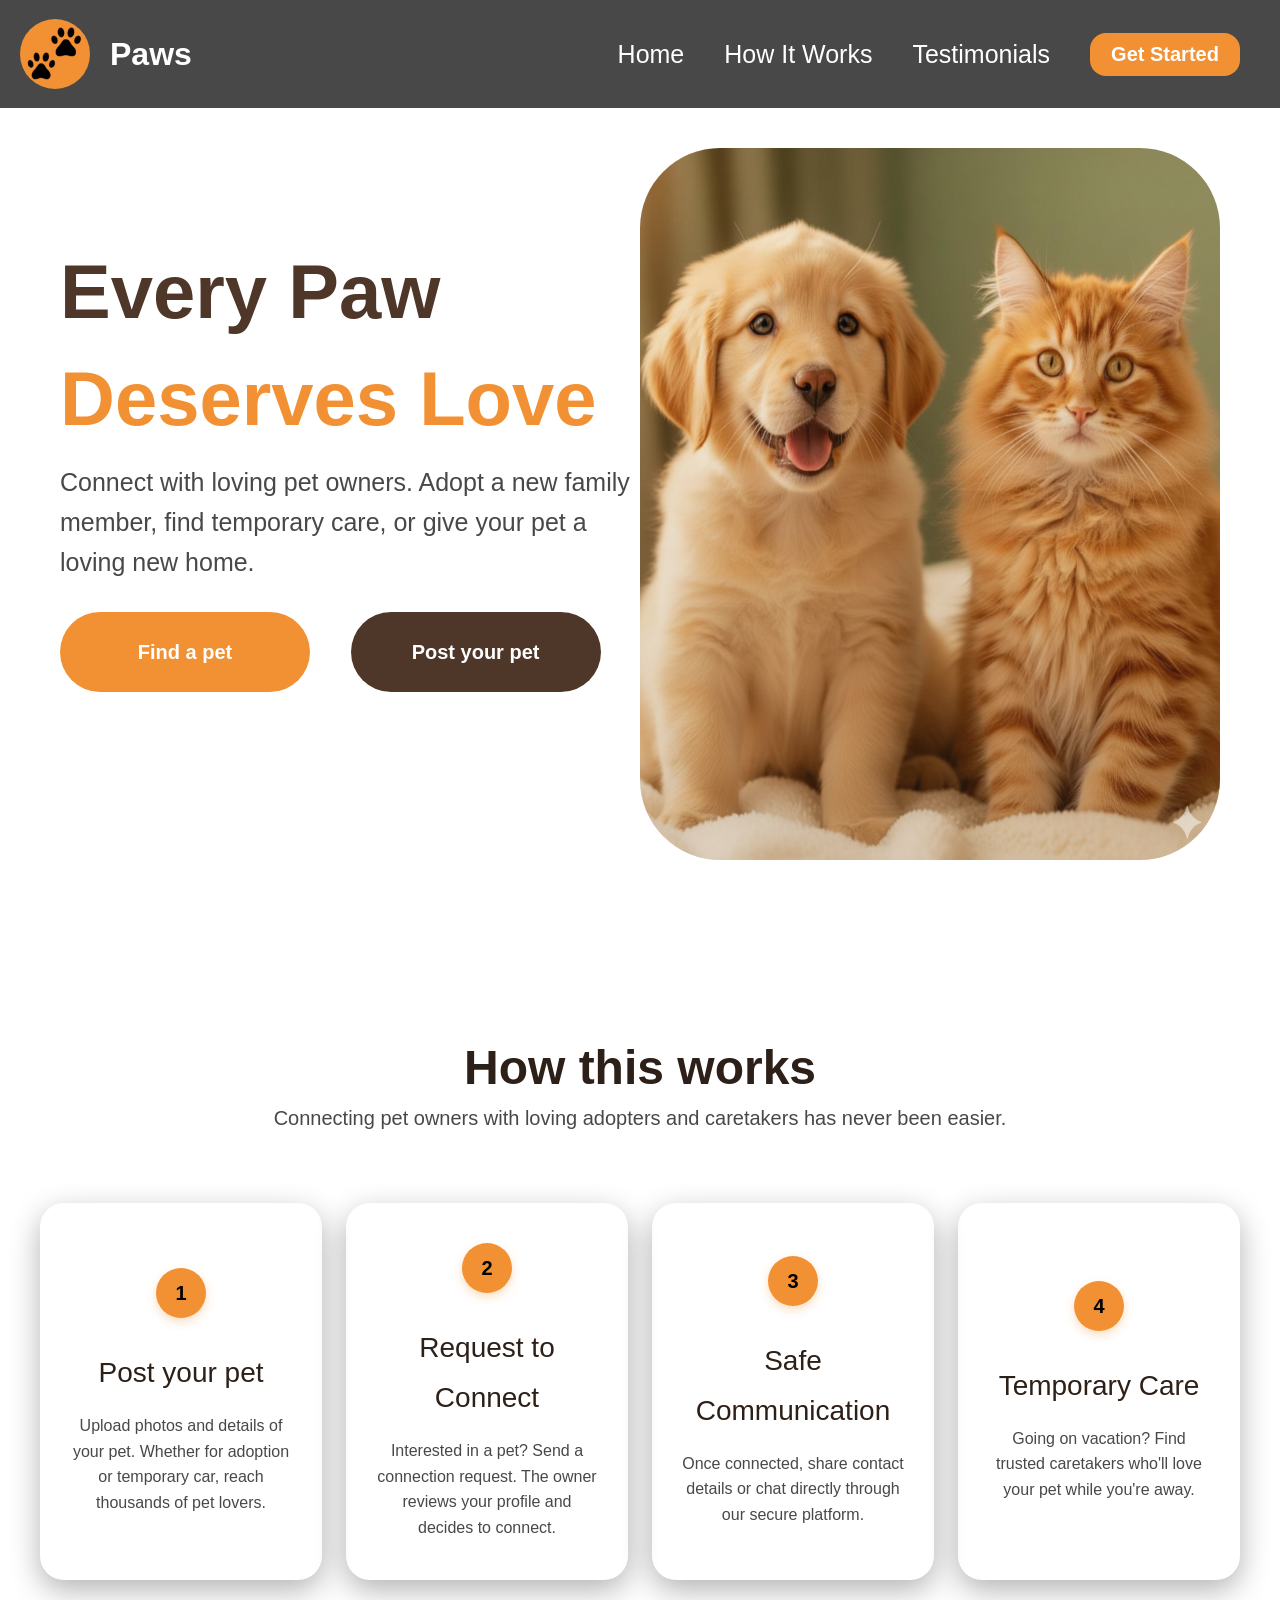
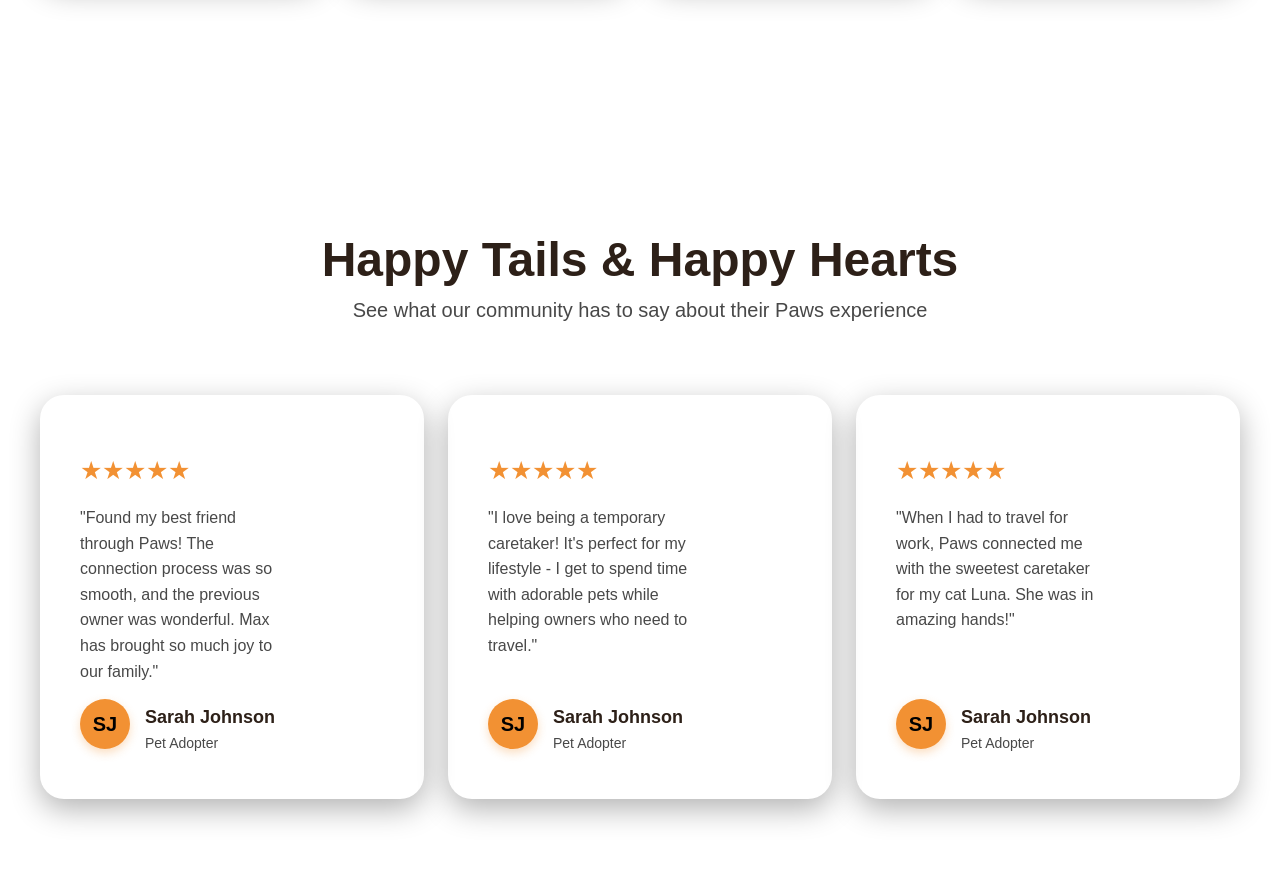
<file: index.html>
<!DOCTYPE html>
<html lang="en">
<head>
    <meta charset="UTF-8">
    <meta name="viewport" content="width=device-width, initial-scale=1.0">
    <title>Paws Home</title>
    <link rel="stylesheet" href="styles/index.css">
</head>
<body>
  <div class="navbar">
    <div class="left-navbar">
      <img src="./images/logo.jpg" id="logo">
      <h1>Paws</h1>
    </div>
    <div class="right-navbar">
      <button id="home">Home</button>
      <button id="how-it-works">How It Works</button>
      <button id="testimonials">Testimonials</button>
      <button id="login-btn">Get Started</button>
    </div>
  </div>

  <div class="zeroeth-scroll">
    <div class="zeroeth-scroll-container">
      <div class="left-half">

        <h1 style="color:#4E3629">Every Paw</h1>
        <h1 style="color:#F29133">Deserves Love</h1>

        <h3>Connect with loving pet owners. Adopt a new family member, find temporary care, or give your pet a loving new home.</h3>

        <div class="left-half-btns">
          <button id="find-a-pet">Find a pet</button>
          <button id="post-your-pet">Post your pet</button>
        </div>
      </div>
      <div class="right-half">

        <img src="./images/home.png">

      </div>
    </div>
  </div>

  <div class="about">
    <div class="about-container">
      <div class="about-container-headings">
        <h1>How this works</h1>
        <h3>Connecting pet owners with loving adopters and caretakers has never been easier.</h3>
      </div>
      <div class="about-container-cards">

        <div class="card card1">
          <div class="circular-icon">1</div>
          <h2>Post your pet</h2>
          <p>Upload photos and details of your pet. Whether for adoption or temporary car, reach thousands of pet lovers.</p>
        </div>

        <div class="card card2">
          <div class="circular-icon">2</div>
          <h2>Request to Connect</h2>
          <p>Interested in a pet? Send a connection request. The owner reviews your profile and decides to connect.</p>
        </div>

        <div class="card card3">
          <div class="circular-icon">3</div>
          <h2>Safe Communication</h2>
          <p>Once connected, share contact details or chat directly through our secure platform.</p>
        </div>

        <div class="card card4">
          <div class="circular-icon">4</div>
          <h2>Temporary Care</h2>
          <p>Going on vacation? Find trusted caretakers who'll love your pet while you're away.</p>
        </div>

      </div>
    </div>
  </div>

  <div class="testimonials">

    <div class="testimonials-container">

      <div class="testimonials-container-headings">
        <h1>Happy Tails & Happy Hearts</h1>
        <h3>See what our community has to say about their Paws experience</h3>
      </div>

      <div class="testimonials-container-cards">
        <div class="testimonialCard card1">
          <div class="stars">★★★★★</div>
          <p>"Found my best friend through Paws! The connection process was so smooth, and the previous owner was wonderful. Max has brought so much joy to our family."</p>
          <div class="profile-section">
            <div class="circular-icon profile-sj">SJ</div>
            <div class="profile-info">
              <h4>Sarah Johnson</h4>
              <span>Pet Adopter</span>
            </div>
          </div>
        </div>

        <div class="testimonialCard card2">
          <div class="stars">★★★★★</div>
          <p>"I love being a temporary caretaker! It's perfect for my lifestyle - I get to spend time with adorable pets while helping owners who need to travel."</p>
          <div class="profile-section">
            <div class="circular-icon profile-sj">SJ</div>
            <div class="profile-info">
              <h4>Sarah Johnson</h4>
              <span>Pet Adopter</span>
            </div>
          </div>
        </div>

        <div class="testimonialCard card3">
          <div class="stars">★★★★★</div>
          <p>"When I had to travel for work, Paws connected me with the sweetest caretaker for my cat Luna. She was in amazing hands!"</p>
          <div class="profile-section">
            <div class="circular-icon profile-sj">SJ</div>
            <div class="profile-info">
              <h4>Sarah Johnson</h4>
              <span>Pet Adopter</span>
            </div>
          </div>
        </div>

      </div>

    </div>

  </div>
  <script src="scripts/index.js"></script>
</body>
</html>
</file>
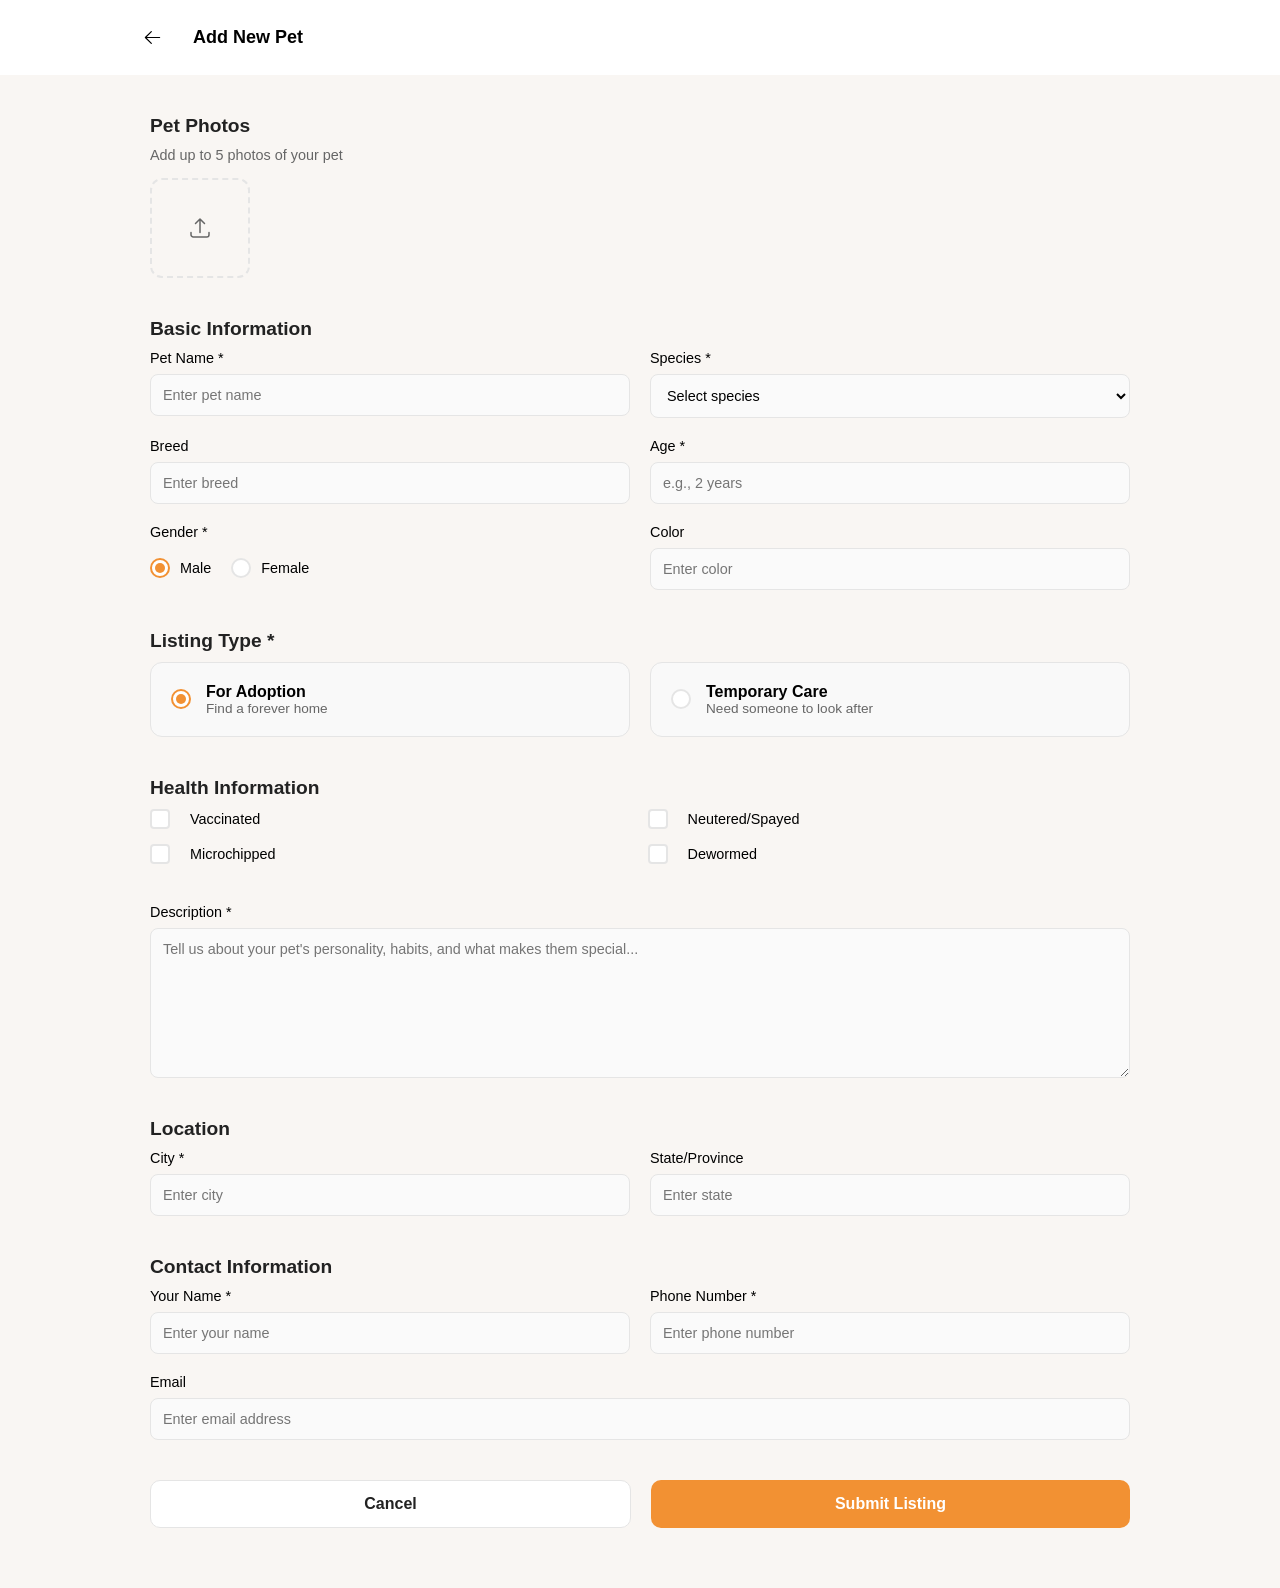
<file: form.html>
<!DOCTYPE html>
<html lang="en">
<head>
  <meta charset="UTF-8">
  <meta name="viewport" content="width=device-width, initial-scale=1.0">
  <title>Add a pet</title>
  <link rel="stylesheet" href="./styles/form.css">
</head>
<body>
  <div class="navbar">
    <div class="navbar-content">
      <svg xmlns="http://www.w3.org/2000/svg" fill="none" viewBox="0 0 24 24" stroke-width="1.5" stroke="currentColor" class="left-arrow">
      <path stroke-linecap="round" stroke-linejoin="round" d="M10.5 19.5 3 12m0 0 7.5-7.5M3 12h18" /></svg>
      <p>Add New Pet</p>
    </div>
  </div>

  <div class="form-container">
    <form>
      <section>
        <h3>Pet Photos</h3>
        <p class="subtitle">Add up to 5 photos of your pet</p>
        <div class="upload-box">
          <svg xmlns="http://www.w3.org/2000/svg" fill="none" viewBox="0 0 24 24" stroke-width="1.5" stroke="currentColor" width="24">
            <path stroke-linecap="round" stroke-linejoin="round" d="M3 16.5v2.25A2.25 2.25 0 0 0 5.25 21h13.5A2.25 2.25 0 0 0 21 18.75V16.5m-13.5-9L12 3m0 0 4.5 4.5M12 3v13.5" />
          </svg>
        </div>
      </section>

      <section>
        <h3>Basic Information</h3>
        <div class="grid-row">
          <div class="input-group">
            <label>Pet Name *</label>
            <input type="text" placeholder="Enter pet name">
          </div>
          <div class="input-group">
            <label>Species *</label>
            <select>
              <option>Select species</option>
              <option>Dog</option>
              <option>Cat</option>
            </select>
          </div>
        </div>

        <div class="grid-row">
          <div class="input-group">
            <label>Breed</label>
            <input type="text" placeholder="Enter breed">
          </div>
          <div class="input-group">
            <label>Age *</label>
            <input type="text" placeholder="e.g., 2 years">
          </div>
        </div>

        <div class="grid-row">
          <div class="input-group">
            <label>Gender *</label>
            <div class="radio-group-inline">
              <label><input type="radio" name="gender" checked> Male</label>
              <label><input type="radio" name="gender"> Female</label>
            </div>
          </div>
          <div class="input-group">
            <label>Color</label>
            <input type="text" placeholder="Enter color">
          </div>
        </div>
      </section>

      <section>
        <h3>Listing Type *</h3>
        <div class="listing-options">
          <label class="listing-card active">
            <input type="radio" name="listing" checked>
            <div class="card-text">
              <strong>For Adoption</strong>
              <span>Find a forever home</span>
            </div>
          </label>
          <label class="listing-card">
            <input type="radio" name="listing">
            <div class="card-text">
              <strong>Temporary Care</strong>
              <span>Need someone to look after</span>
            </div>
          </label>
        </div>
      </section>

      <section>
        <h3>Health Information</h3>
        <div class="checkbox-grid">
          <label class="custom-checkbox">
            <input type="checkbox"> <span class="checkmark"></span> Vaccinated
          </label>
          <label class="custom-checkbox">
            <input type="checkbox"> <span class="checkmark"></span> Neutered/Spayed
          </label>
          <label class="custom-checkbox">
            <input type="checkbox"> <span class="checkmark"></span> Microchipped
          </label>
          <label class="custom-checkbox">
            <input type="checkbox"> <span class="checkmark"></span> Dewormed
          </label>
        </div>
      </section>

      <section>
        <div class="input-group">
          <label>Description *</label>
          <textarea placeholder="Tell us about your pet's personality, habits, and what makes them special..."></textarea>
        </div>
      </section>

      <section>
        <h3>Location</h3>
        <div class="grid-row">
          <div class="input-group">
            <label>City *</label>
            <input type="text" placeholder="Enter city">
          </div>
          <div class="input-group">
            <label>State/Province</label>
            <input type="text" placeholder="Enter state">
          </div>
        </div>
      </section>

      <section>
        <h3>Contact Information</h3>
        <div class="grid-row">
          <div class="input-group">
            <label>Your Name *</label>
            <input type="text" placeholder="Enter your name">
          </div>
          <div class="input-group">
            <label>Phone Number *</label>
            <input type="text" placeholder="Enter phone number">
          </div>
        </div>
        <div class="input-group full-width">
          <label>Email</label>
          <input type="email" placeholder="Enter email address">
        </div>
      </section>

      <div class="form-actions">
        <button type="button" class="btn-cancel">Cancel</button>
        <button type="submit" class="btn-submit">Submit Listing</button>
      </div>
    </form>
  </div>
  <script src="./scripts/form.js"></script>
</body>
</html>
</file>
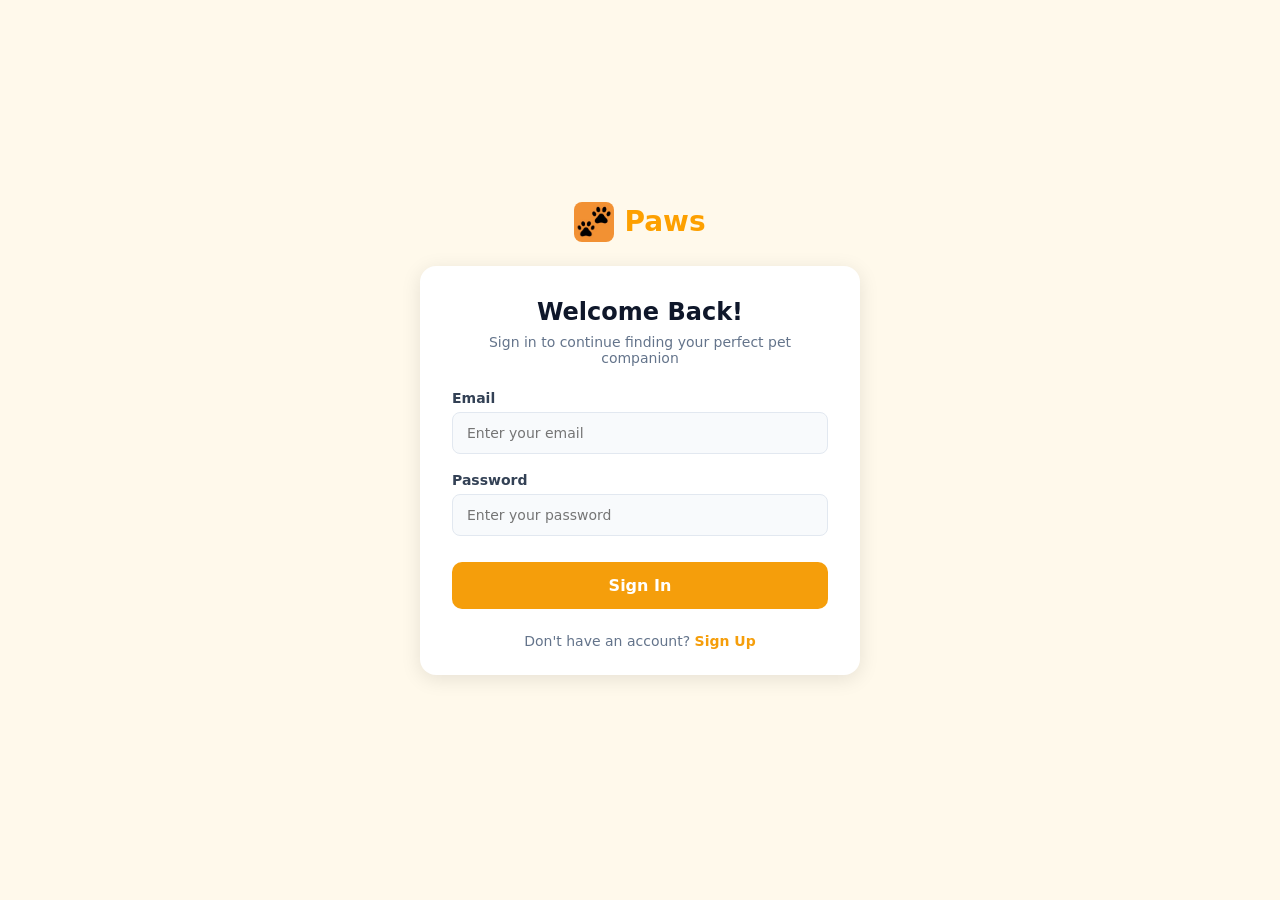
<file: signin.html>
<!DOCTYPE html>
<html lang="en">
<head>
  <meta charset="UTF-8">
  <meta name="viewport" content="width=device-width, initial-scale=1.0">
  <title>Login</title>
  <link rel="stylesheet" href="./styles/signup-signin.css">
</head>

<body>
  <div class="top">
    <img src="./images/logo.jpg">
    <h1>Paws</h1>
  </div>
  <div class="auth-box">
    <h2>Welcome Back!</h2>
    <p>Sign in to continue finding your perfect pet companion</p>
    <form>
      <label>Email</label>
      <input type="email" placeholder="Enter your email">
      <label>Password</label>
      <input type="password" placeholder="Enter your password">
      <div class="auth-btn-container">
        <button type="submit" id="signin-btn">Sign In</button>
      </div>
    </form>
    <p class="footer-text">Don't have an account? <a href="./signup.html">Sign Up</a></p>
  </div>
  <script src="./scripts/signup-signin.js"></script>
</body>
</html>
</file>
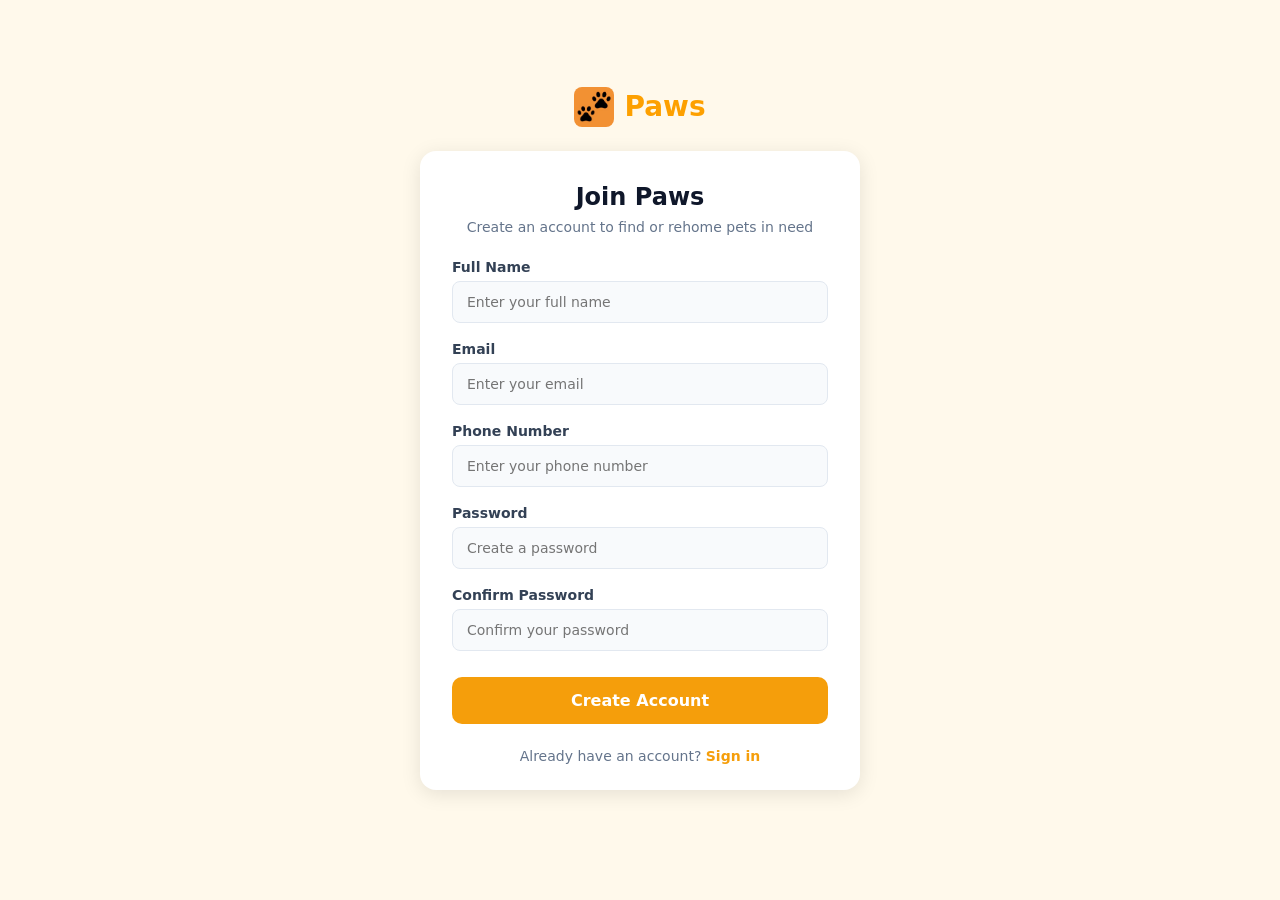
<file: signup.html>
<!DOCTYPE html>
<html lang="en">
<head>
  <meta charset="UTF-8">
  <meta name="viewport" content="width=device-width, initial-scale=1.0">
  <title>Signup</title>
  <link rel="stylesheet" href="./styles/signup-signin.css">
</head>

<body>
  <div class="top">
    <img src="./images/logo.jpg">
    <h1>Paws</h1>
  </div>
  <div class="auth-box">
    <h2>Join Paws</h2>
    <p>Create an account to find or rehome pets in need</p>
    <form>
      <label>Full Name</label>
      <input type="text" placeholder="Enter your full name">
      <label>Email</label>
      <input type="email" placeholder="Enter your email">
      <label>Phone Number</label>
      <input type="tel" placeholder="Enter your phone number">
      <label>Password</label>
      <input type="password" placeholder="Create a password">
      <label>Confirm Password</label>
      <input type="password" placeholder="Confirm your password">
      <div class="auth-btn-container">
        <button type="submit" id="signup-btn">Create Account</button>
      </div>
    </form>
    <p class="footer-text">Already have an account? <a href="./signin.html">Sign in</a></p>
  </div>
  <script src="./scripts/signup-signin.js"></script>
</body>
</html>
</file>
<file: styles/index.css>
*{
  margin:0;
  padding:0;
  box-sizing:border-box;
  font-family: 'Poppins', sans-serif;
}

h2{
  font-size:28px;
  font-weight:600;
}

p{
  max-width: 70%;
  margin: 0;
  line-height: 1.6;
}

.navbar{
  position:sticky;
  top:0;
  padding:0 40px 0 20px;
  background-color:#484848;
  color:white;
  height:12vh;
  display:flex;
  align-items:center;
  justify-content:space-between;
}

#logo{
  background-color:#F29133;
  height:70px;
  width:70px;
  border-radius:50rem;
}

.left-navbar{
  display:flex;
  justify-content:flex-start;
  align-items:center;
  gap:20px;
}

.right-navbar{
  gap:40px;
  display:flex;
}

.right-navbar button{
  background-color:#484848;
  border:none;
  color:white;
  font-size:25px;
  cursor:pointer;
}

.right-navbar button:hover{
  color:#F29133;
}

#login-btn{
  width:150px;
  border-radius:1rem;
  background-color:#F29133;
  color:white;
  border:none;
  font-weight:bold;
  font-size:20px;
  cursor:pointer;
  padding:10px 15px;
}

#login-btn:hover{
  background-color: #fdb36a;
}

.zeroeth-scroll,.about,.testimonials{
  height:88vh;
}

.zeroeth-scroll-container{
  display:flex;
  flex-direction:row;
  height:88vh;
  padding:40px 60px;
}

.left-half,.right-half{
  flex:1;
}

.left-half{
  font-size:38px;
  display:flex; 
  flex-direction:column;
  margin-top:100px;
}

.left-half h1{
  margin-bottom: 20px;
}

.left-half h3{
  color:#484848;
  font-weight:500;
  font-size:25px;
  line-height:40px;
} 

.left-half-btns{
  margin-top:30px;
}

#find-a-pet,#post-your-pet{
  height:80px;
  width:250px;
  margin-right:30px;
  border-radius:25rem;
  border:none;  
  font-size:20px;
  font-weight:600;
}

#find-a-pet{
  color:white;
  background-color:#F29133;
}

#post-your-pet{
  color:white;
  background-color:#4E3629;
}

.right-half img{
  width:100%;
  height:100%;    
  border-radius: 5rem;
}

.about-container,.testimonials-container{
  text-align:center;
  line-height:50px;
}

.about-container-headings,.testimonials-container-headings{
  height:27vh;
  display:flex;
  flex-direction:column;
  justify-content:flex-end;
}

.about-container-headings h1,.testimonials-container-headings h1{
  color:#2D2018;
  font-size:48px;
}

.about-container-headings h3,.testimonials-container-headings h3{
  color:#484848;
  font-size:20px;
  font-weight:500;
}

.about-container-cards{
  height:58vh;
  display:grid;
  grid-template-columns:1fr 1fr 1fr 1fr;
  margin:60px 40px;
  gap:24px;
  height:auto; 
}

.card{
  border-radius:24px;
  box-shadow:0 10px 30px rgba(0, 0, 0, 0.3);
  padding:40px 30px;
  display:flex;
  align-items:center;
  justify-content:center;
  flex-direction:column;
}

.card h2{
  color:#2D2018;
  font-weight:549;
  margin: 20px 0 15px 0;
}

.card p{
  color:#484848;
  font-size:16px;
  max-width:100%;
  line-height:1.6;
}

.circular-icon{
  height:50px;
  width:50px;
  border-radius:50%;
  color:black;
  background-color:#F29133;
  display:flex;
  align-items:center;
  justify-content:center;
  font-weight:bold;
  font-size:20px;
  margin-bottom:10px;
  box-shadow:0 4px 10px rgba(242, 145, 51, 0.3);
}

.testimonials-container-cards{
  display:grid;
  grid-template-columns:1fr 1fr 1fr;
  margin:60px 40px;
  gap:24px;
}

.testimonialCard{
  border-radius:24px;
  box-shadow:0 10px 30px rgba(0, 0, 0, 0.3);
  padding:40px;
  display:flex;
  align-items:flex-start;
  text-align:left;
  flex-direction:column;
}

.stars{
  font-size:25px;
  color:#F29133;
  margin:10px 0;
}

.testimonialCard p{
  color:#484848;
  font-size:16px;
  line-height:1.6;
  margin-bottom:15px;
}

.profile-section {
  display: flex;
  align-items: center;
  gap: 15px;
  margin-top: auto; 
  line-height:1.5;
}

.profile-info h4 {
  margin: 0;
  font-size: 18px;
  color: #2D2018;
}

.profile-info span {
  font-size: 14px;
  color: #484848;
}
</file>
<file: styles/form.css>
* {
  margin: 0;
  padding: 0;
  box-sizing: border-box;
  font-family: 'Poppins', sans-serif;
}

body {
  height: 100vh;
  background-color: #F9F6F3;
}

.navbar {
  height: 8.3vh;
  background-color: white;
  display: flex;
}

.navbar-content {
  display: flex;
  flex-direction: row;
  align-items: center;
  padding-left: 135px;
  gap: 15px;
  font-weight: 600;
  font-size: large;
}

.left-arrow {
  height: 35px;
  width: 35px;
  padding: 8px;
  margin-right: 8px;
  border-radius: 1rem;
  transition: all 0.3s ease;
  cursor: pointer;
}

.left-arrow:hover {
  background-color: #F29133;
  color: white;
}

.form-container {
  width: 100%;
  max-width: 2000px;
  margin: 40px 0;
  padding: 0 150px;
}

section {
  margin-bottom: 40px;
}

.grid-row {
  display: grid;
  grid-template-columns: 1fr 1fr;
  gap: 20px;
  margin-bottom: 20px;
}

.input-group {
  display: flex;
  flex-direction: column;
  gap: 8px;
}

.full-width {
  margin-top: 20px;
}

h3 {
  font-size: 1.2rem;
  margin-bottom: 10px;
  color: #222;
}

.subtitle {
  font-size: 0.9rem;
  color: #666;
  margin-bottom: 15px;
}

label {
  font-size: 0.9rem;
  font-weight: 500;
}

input[type="text"], 
input[type="email"], 
select, 
textarea {
  padding: 12px;
  border: 1px solid #E5E5E5;
  border-radius: 8px;
  background-color: #FAFAFA;
  font-size: 0.9rem;
  transition: border-color 0.2s ease;
  width: 100%;
}

textarea {
  height: 150px;
  resize: vertical;
}

input:focus, 
select:focus, 
textarea:focus {
  outline: none;
  border-color: #F29133;
  background-color: white;
}

.upload-box {
  width: 100px;
  height: 100px;
  border: 2px dashed #E5E5E5;
  border-radius: 12px;
  display: flex;
  align-items: center;
  justify-content: center;
  color: #666;
  cursor: pointer;
  transition: border-color 0.2s ease;
}

.upload-box:hover {
  border: 2px dashed #F29133;
}

.radio-group-inline {
  display: flex;
  flex-direction: row;
  gap: 20px;
  padding-top: 10px;
  align-items: center;
}

.radio-group-inline label,
.custom-checkbox {
  display: flex;
  flex-direction: row;
  align-items: center;
  gap: 10px;
  font-size: 0.9rem;
  cursor: pointer;
}

.checkbox-grid {
  display: grid;
  grid-template-columns: 1fr 1fr;
  gap: 15px;
}

.listing-options {
  display: grid;
  grid-template-columns: 1fr 1fr;
  gap: 20px;
}

.listing-card {
  display: flex;
  flex-direction: row;
  align-items: center;
  padding: 20px;
  border: 1px solid #E5E5E5;
  border-radius: 12px;
  background: #F9F9F9;
  cursor: pointer;
  gap: 15px;
  transition: all 0.2s ease;
}

.listing-card:hover {
  border-color: #F29133;
  background-color: #FFF8F1;
}

.card-text {
  display: flex;
  flex-direction: column;
}

.card-text strong {
  font-size: 1rem;
}

.card-text span {
  font-size: 0.85rem;
  color: #666;
}

input[type="radio"], 
input[type="checkbox"] {
  appearance: none;
  -webkit-appearance: none;
  width: 20px;
  height: 20px;
  border: 2px solid #E5E5E5;
  background-color: white;
  display: flex;
  align-items: center;
  justify-content: center;
  cursor: pointer;
  position: relative;
  transition: all 0.2s ease;
  flex-shrink: 0;
}

input[type="radio"] {
  border-radius: 50%;
}

input[type="radio"]::after {
  content: "";
  width: 10px;
  height: 10px;
  background-color: #F29133;
  border-radius: 50%;
  opacity: 0;
  transform: scale(0);
  transition: transform 0.2s ease, opacity 0.2s ease;
}

input[type="radio"]:checked::after {
  opacity: 1;
  transform: scale(1);
}

input[type="checkbox"] {
  border-radius: 4px;
}

input[type="checkbox"]:checked {
  background-color: #F29133;
  border-color: #F29133;
}

input[type="checkbox"]::after {
  content: "";
  width: 5px;
  height: 10px;
  border: solid white;
  border-width: 0 2px 2px 0;
  transform: rotate(45deg);
  display: none;
  margin-bottom: 2px;
}

input[type="checkbox"]:checked::after {
  display: block;
}

input[type="radio"]:hover,
input[type="checkbox"]:hover,
input[type="radio"]:checked {
  border-color: #F29133;
}

.form-actions {
  display: flex;
  flex-direction: row;
  width: 100%;
  gap: 20px;
  margin-top: 40px;
  padding-bottom: 60px;
}

.btn-cancel, 
.btn-submit {
  flex: 1;
  padding: 14px;
  border-radius: 10px;
  font-weight: 600;
  cursor: pointer;
  transition: all 0.2s ease;
  font-size: 1rem;
}

.btn-cancel {
  border: 1px solid #E5E5E5;
  background: white;
  color: #222;
}

.btn-cancel:hover {
  border-color: #F29133;
  background-color: #FFF8F1;
  color: #F29133;
}

.btn-submit {
  border: none;
  background-color: #F29133;
  color: white;
}

.btn-submit:hover {
  background-color: #e07f22;
}
</file>
<file: styles/signup-signin.css>
* {
  box-sizing: border-box;
  margin: 0;
  padding: 0;
  font-family: 'Inter', system-ui, -apple-system, sans-serif;
}

body {
  background-color: #fff9eb;
  display: flex;
  flex-direction: column;
  justify-content: center;
  align-items: center;
  min-height: 100vh;
  padding: 20px;
}

.top {
  display: flex;
  align-items: center;
  gap: 10px;
  margin-bottom: 24px;
}

.top img {
  width: 40px;
  height: 40px;
  border-radius: 8px;
  object-fit: cover;
}

.top h1 {
  color: #fda000;
  font-size: 28px;
  font-weight: 800;
}

.auth-box {
  background: white;
  padding: 32px;
  padding-bottom:2px;
  border-radius: 16px;
  box-shadow: 0 4px 20px rgba(0, 0, 0, 0.1);
  width: 100%;
  max-width: 440px;
  text-align: center;
  margin-bottom:24px;

}

h2 {
  color: #0f172a;
  font-size: 24px;
  font-weight: 700;
  margin-bottom: 8px;
}

.auth-box > p {
  color: #64748b;
  font-size: 14px;
  margin-bottom: 24px;
}

form {
  text-align: left;
}

label {
  display: block;
  font-size: 14px;
  font-weight: 600;
  color: #334155;
  margin-bottom: 6px;
}

input {
  width: 100%;
  padding: 12px 14px;
  margin-bottom: 18px;
  border: 1px solid #e2e8f0;
  border-radius: 8px;
  background-color: #f8fafc;
  font-size: 14px;
  transition: all 0.2s ease;
}

input:focus {
  outline: none;
  border-color: #f59e0b;
  box-shadow: 0 0 0 3px rgba(245, 158, 11, 0.1);
}

.auth-btn-container button {
  width: 100%;
  padding: 14px;
  background-color: #f59e0b;
  color: white;
  border: none;
  border-radius: 10px;
  font-size: 16px;
  font-weight: 600;
  cursor: pointer;
  transition: background-color 0.2s;
  margin-top: 8px;
}

.auth-btn-container button:hover {
  background-color: #d97706;
}

.auth-box .footer-text {
  margin-top: 24px;
  font-size: 14px;
  color: #64748b;
}

.auth-box .footer-text a {
  color: #f59e0b;
  text-decoration: none;
  font-weight: 600;
}

.auth-box .footer-text a:hover {
  text-decoration: underline;
}
</file>
